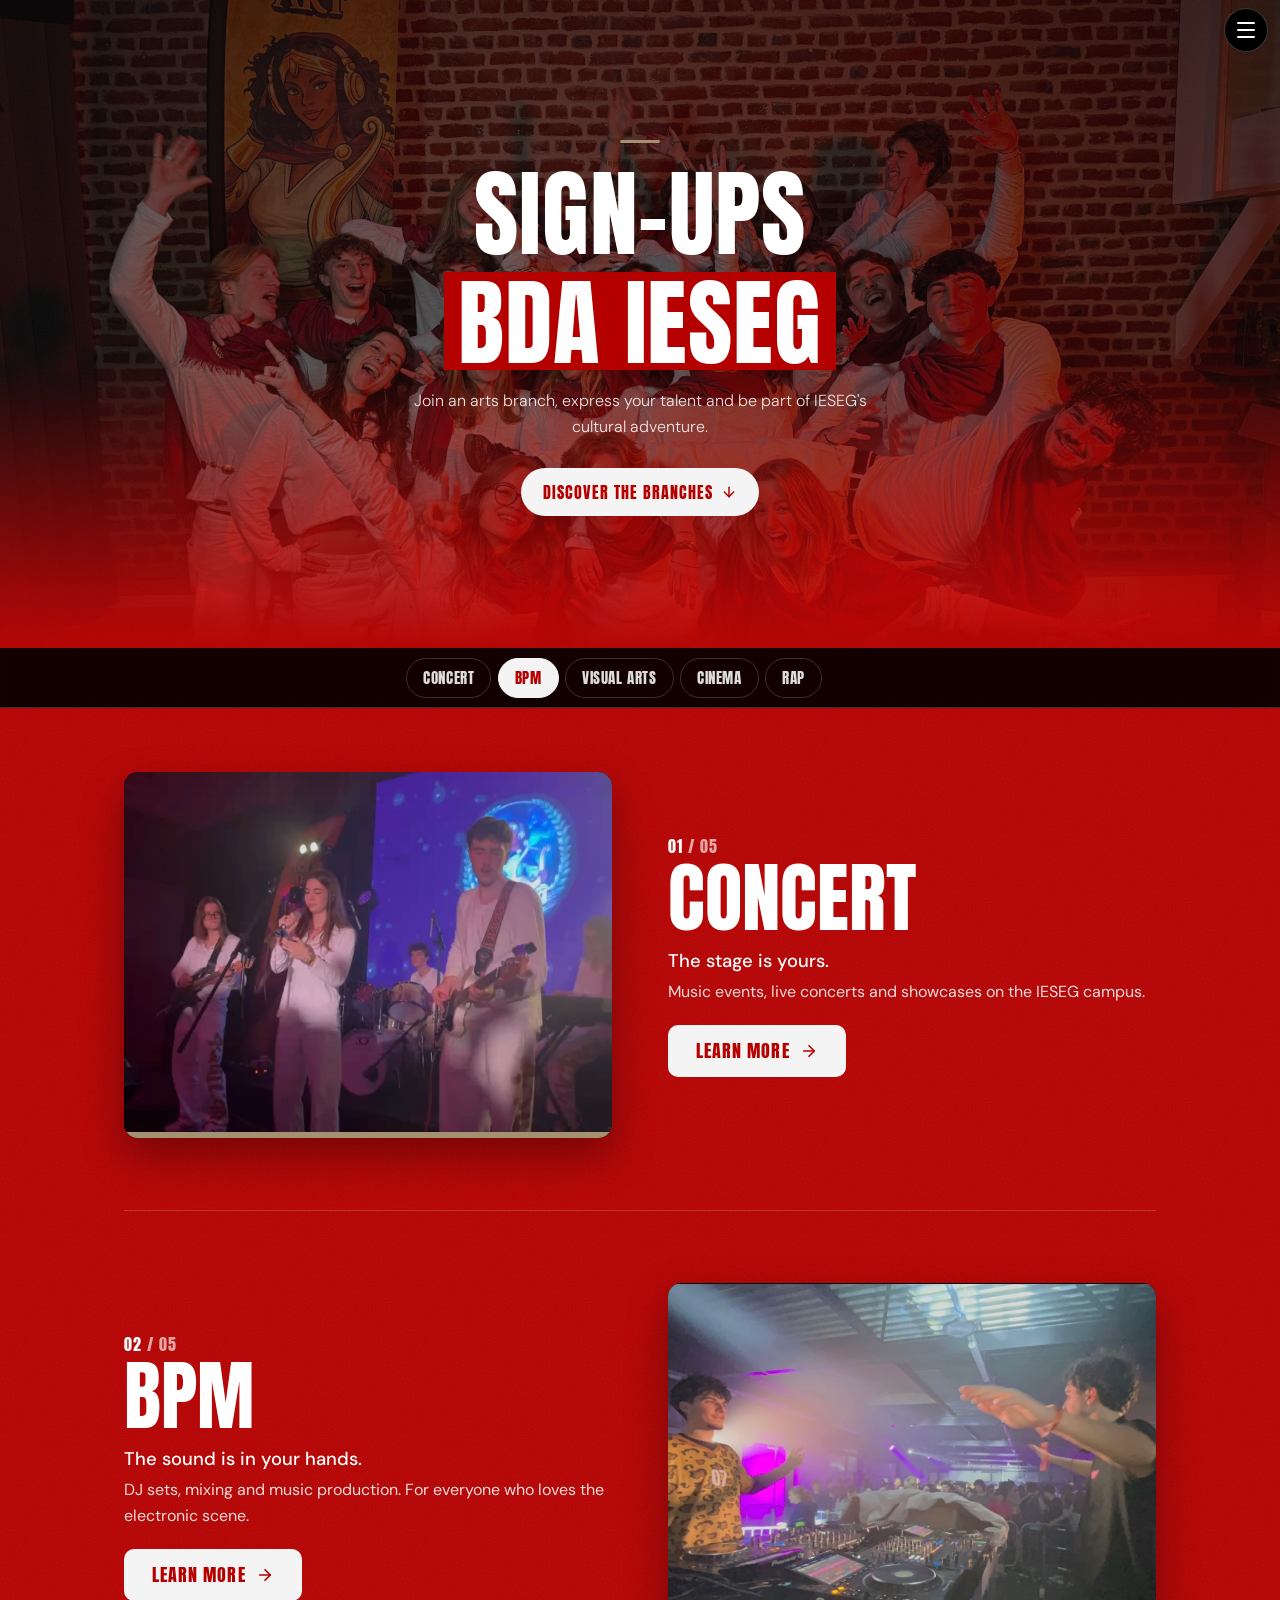
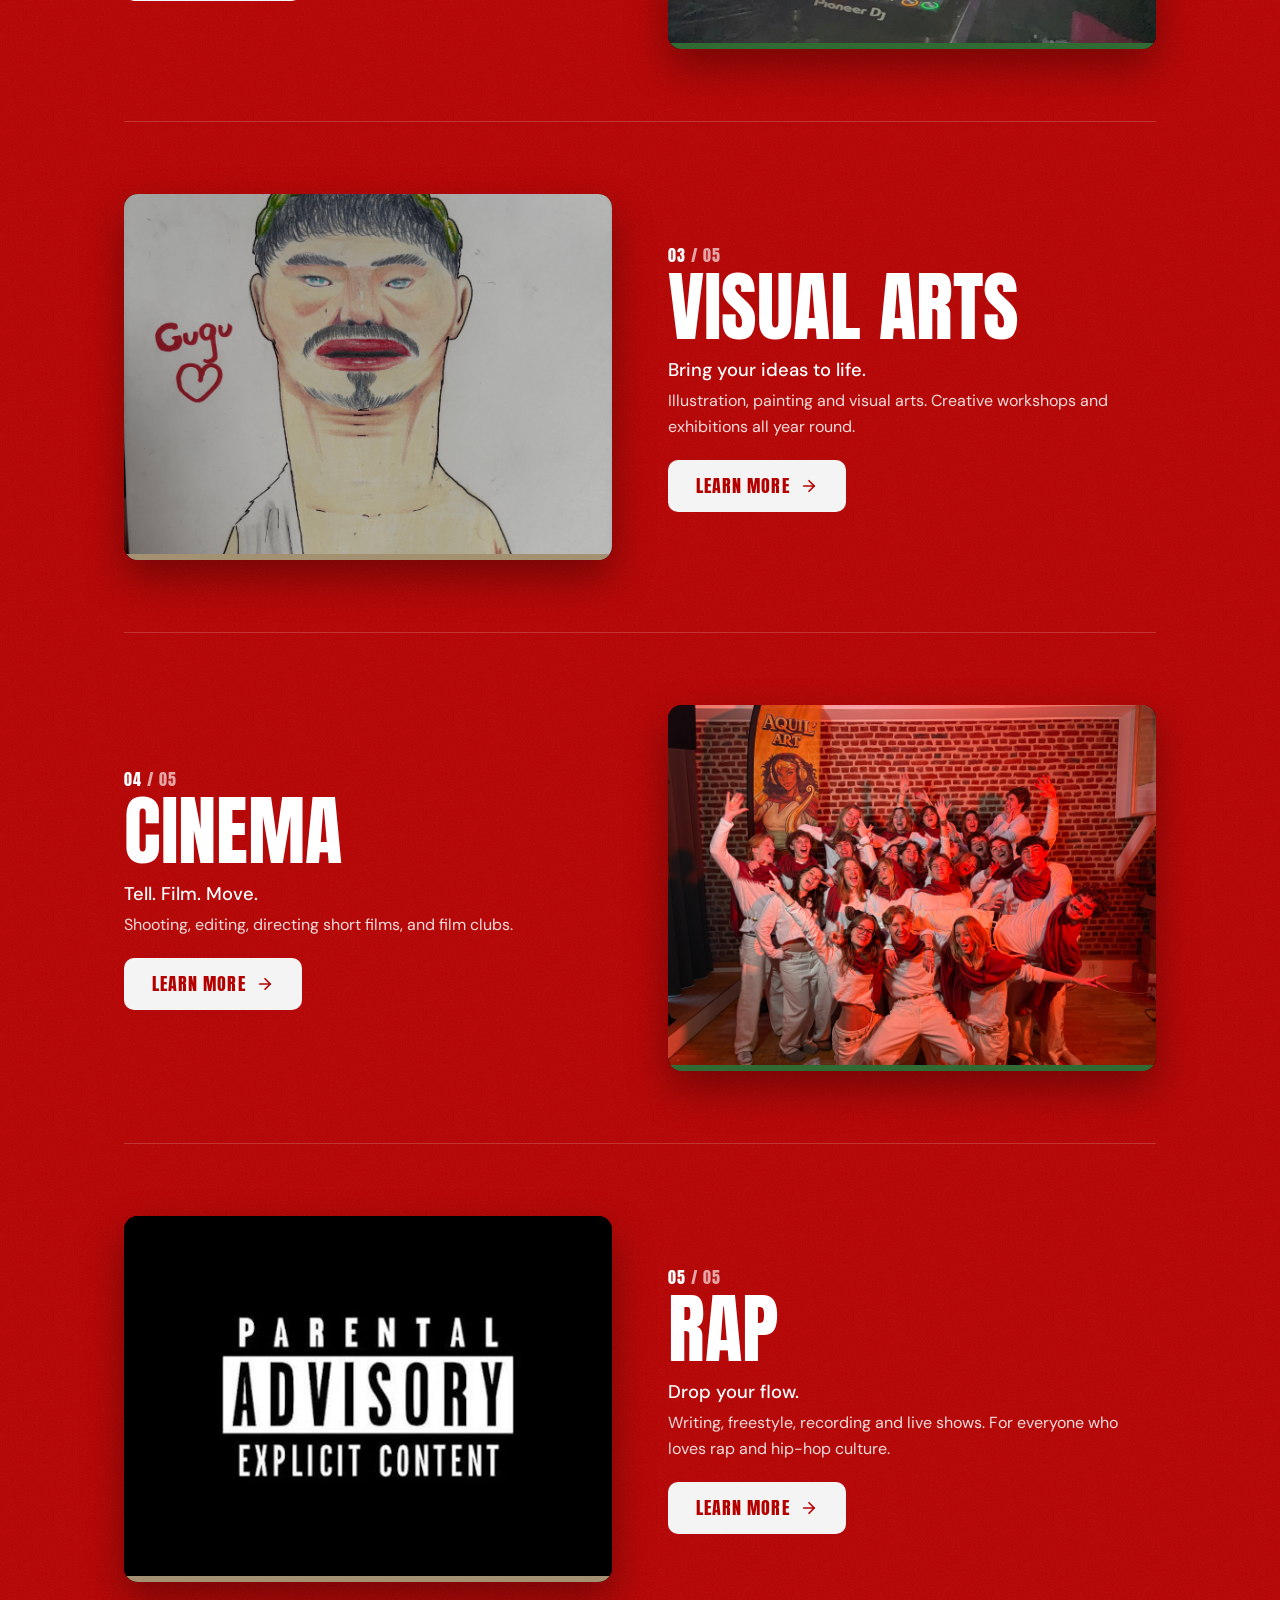
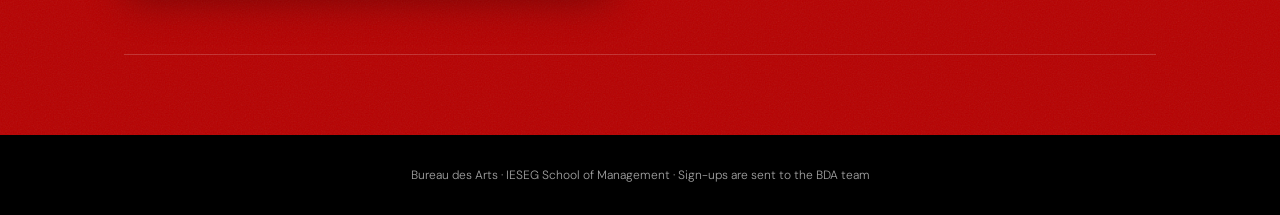
<file: index.html>
<!DOCTYPE html>
<html lang="fr" data-i18n-title="title_home">
<head>
  <meta charset="UTF-8">
  <meta name="viewport" content="width=device-width, initial-scale=1.0, viewport-fit=cover">
  <meta name="theme-color" content="#b50000">
  <title>BDA IESEG — Inscriptions</title>
  <link rel="preconnect" href="https://fonts.googleapis.com">
  <link rel="preconnect" href="https://fonts.gstatic.com" crossorigin>
  <link href="https://fonts.googleapis.com/css2?family=Anton&family=DM+Sans:ital,wght@0,300;0,400;0,500;0,700;1,300&display=swap" rel="stylesheet">
  <link rel="stylesheet" href="style.css">
</head>
<body>

<header>
  <div class="header-bg"></div>
  <div class="header-overlay"></div>
  <div class="header-noise"></div>
  <div class="header-line"></div>
  <h1 data-i18n-html="hero_title">Inscriptions<br><em>BDA IESEG</em></h1>
  <p data-i18n="hero_text">Rejoins une branche artistique, exprime ton talent et fais partie de l'aventure culturelle de l'IESEG.</p>
  <a href="#branches" class="header-cta">
    <span data-i18n="hero_cta">Découvrir les branches</span>
    <svg viewBox="0 0 24 24"><line x1="12" y1="5" x2="12" y2="19"/><polyline points="19 12 12 19 5 12"/></svg>
  </a>
</header>

<!-- Menu collant : une ancre par section -->
<nav class="section-nav" id="section-nav" aria-label="Branches"></nav>

<main id="branches">
  <div class="branch-sections" id="branch-sections"></div>

</main>

<footer data-i18n="footer">Bureau des Arts · IESEG School of Management · Les inscriptions sont transmises à l'équipe BDA</footer>

<script src="branches-data.js"></script>
<script src="i18n.js"></script>
<script src="nav.js"></script>
<script src="main.js"></script>
</body>
</html>
</file>
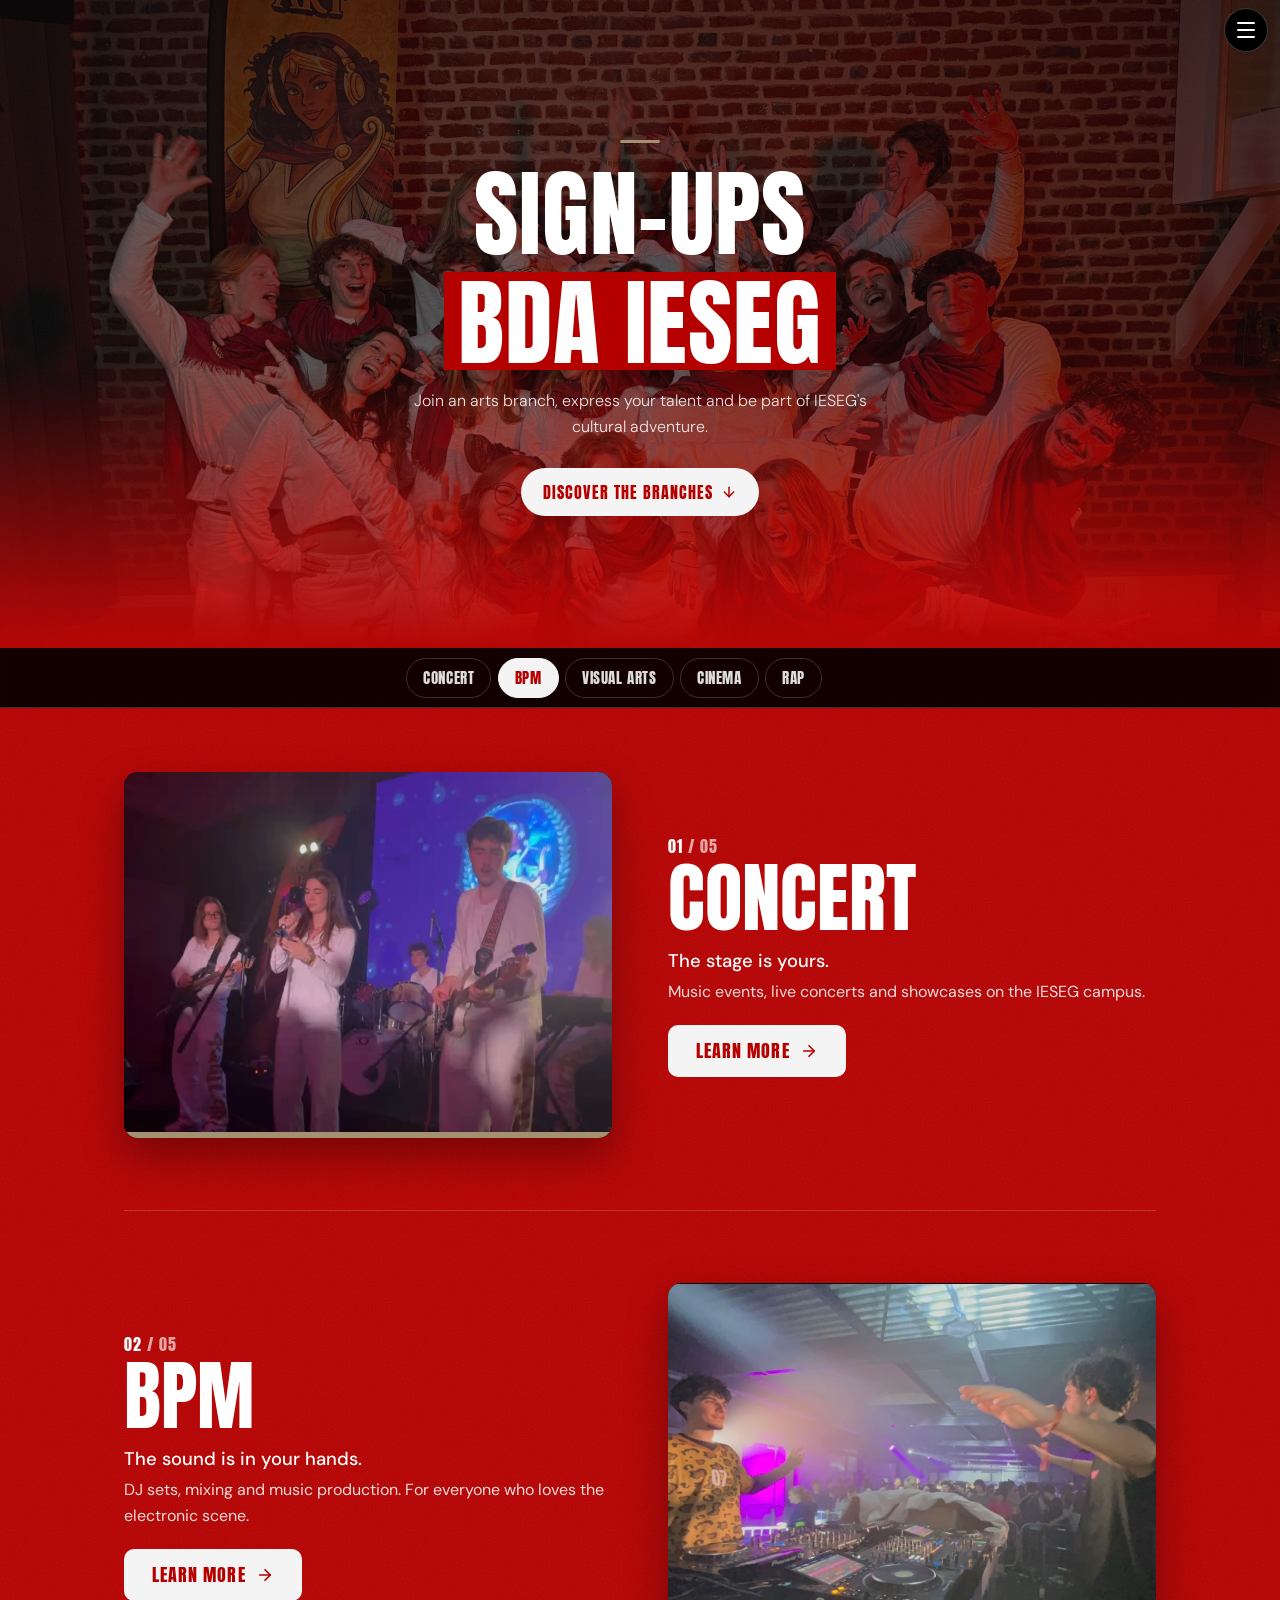
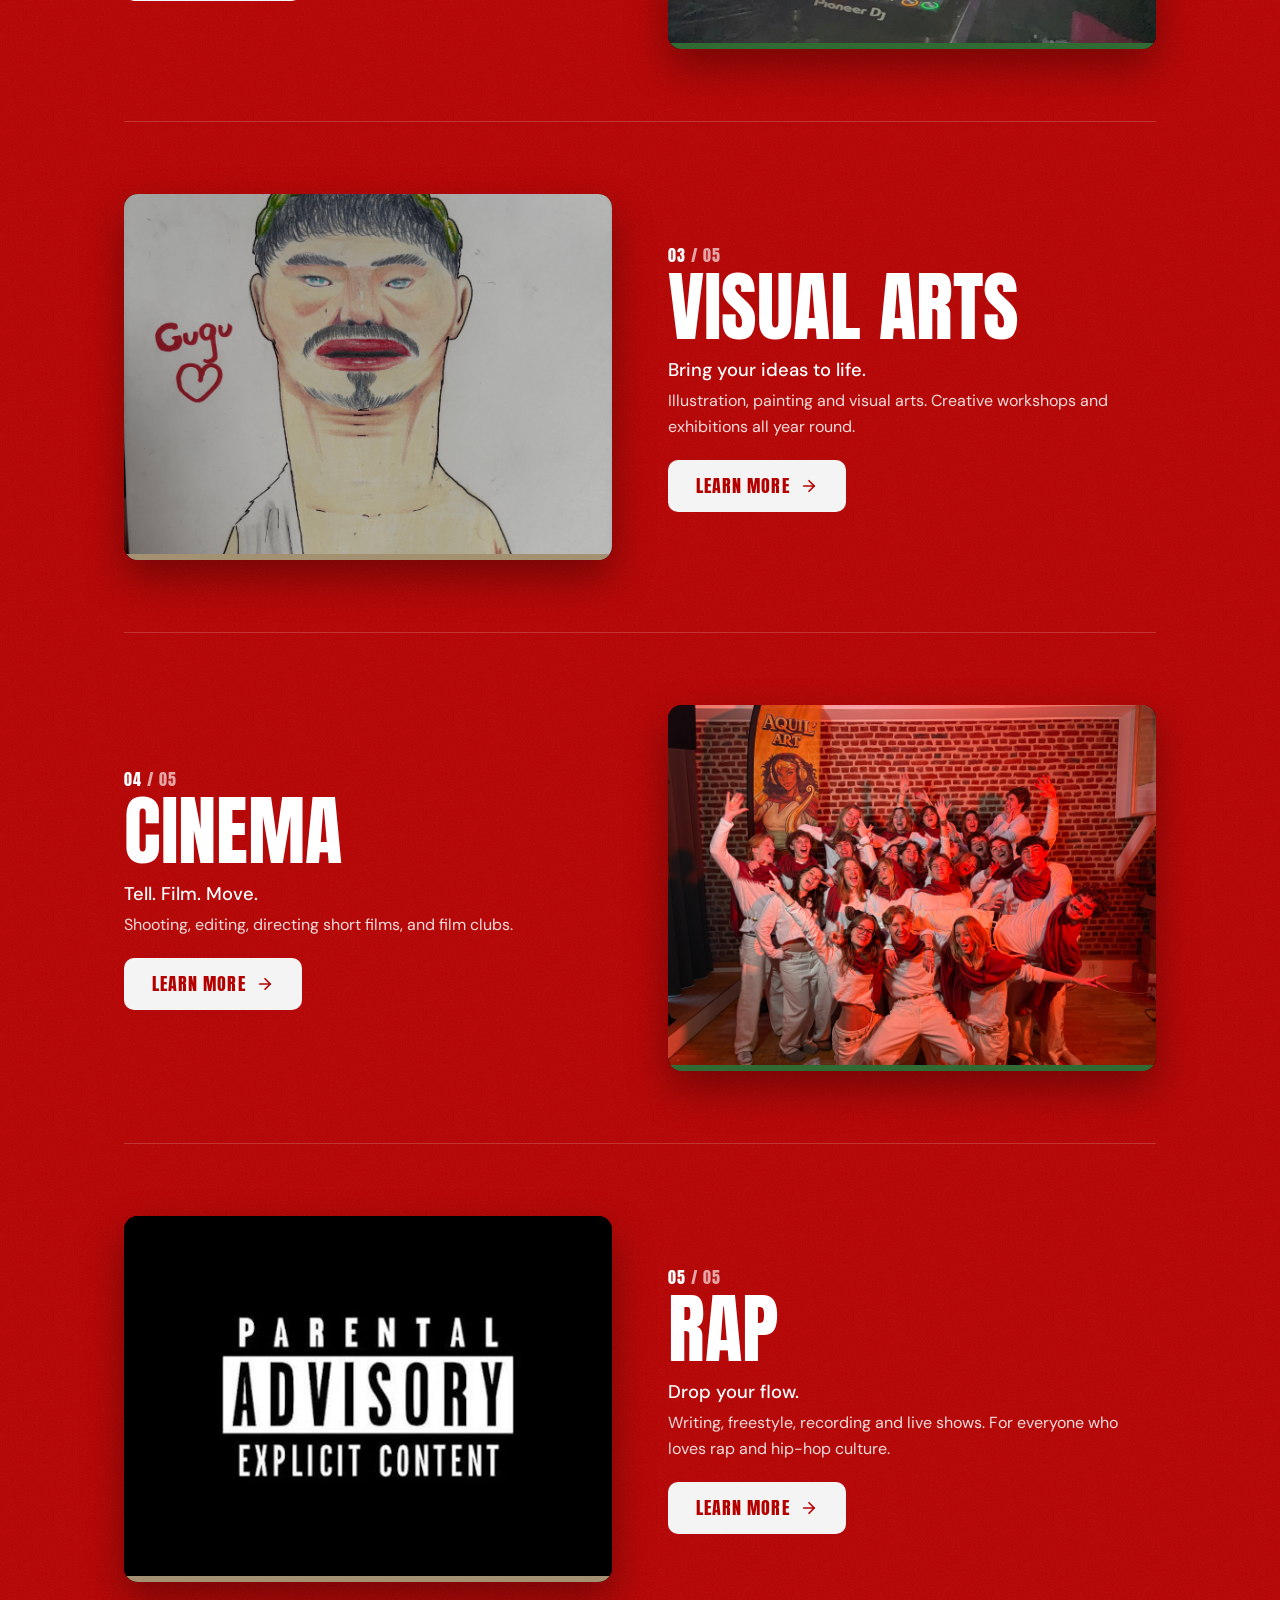
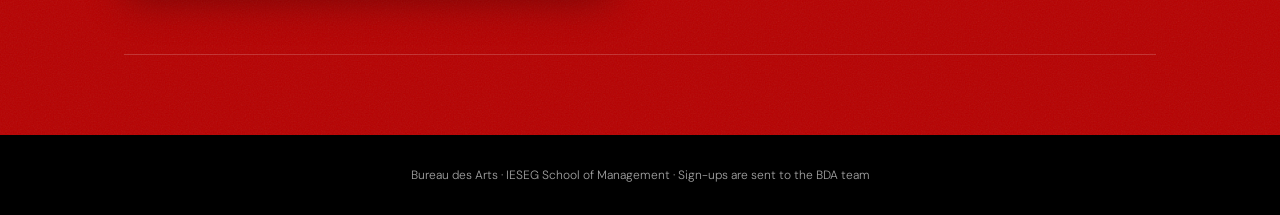
<file: branche.html>
<!DOCTYPE html>
<html lang="fr">
<head>
  <meta charset="UTF-8">
  <meta name="viewport" content="width=device-width, initial-scale=1.0, viewport-fit=cover">
  <meta name="theme-color" content="#b50000">
  <title>BDA IESEG — Branche</title>
  <link rel="preconnect" href="https://fonts.googleapis.com">
  <link rel="preconnect" href="https://fonts.gstatic.com" crossorigin>
  <link href="https://fonts.googleapis.com/css2?family=Anton&family=DM+Sans:ital,wght@0,300;0,400;0,500;0,700;1,300&display=swap" rel="stylesheet">
  <link rel="stylesheet" href="style.css">
  <link rel="stylesheet" href="branche.css">
</head>
<body>

<!-- NAV -->
<nav class="topnav">
  <a href="index.html" class="back-link" id="back-link">
    <svg viewBox="0 0 24 24"><line x1="19" y1="12" x2="5" y2="12"/><polyline points="12 19 5 12 12 5"/></svg>
    <span data-i18n="all_branches">Toutes les branches</span>
  </a>
  <span class="nav-brand">BDA IESEG</span>
</nav>

<!-- HERO BRANCHE -->
<div class="branch-hero" id="branch-hero">
  <div class="branch-hero-img-wrap">
    <img id="hero-img" src="" alt="">
    <div class="branch-hero-overlay"></div>
  </div>
  <div class="branch-hero-content">
    <div class="branch-tag" id="branch-tag"></div>
    <h1 id="branch-title"></h1>
    <p class="branch-tagline" id="branch-tagline"></p>
    <div class="branch-collab-hero" id="branch-collab-hero"></div>
  </div>
</div>

<!-- CONTENU -->
<main class="branch-main">

  <!-- Description -->
  <section class="branch-section">
    <div class="branch-section-label" id="section-label-desc" data-i18n="about">À propos</div>
    <div class="branch-description" id="branch-description"></div>
  </section>

  <!-- Ce qu'on fait -->
  <section class="branch-section">
    <div class="branch-section-label" data-i18n="what_we_do">Ce qu'on fait</div>
    <div class="branch-activities" id="branch-activities"></div>
  </section>

  <!-- Formulaire -->
  <section class="branch-section form-section" id="inscription">
    <div class="branch-section-label" data-i18n="signup">Inscription</div>
    <div class="form-card">
      <div class="form-card-header">
        <h2 class="form-card-title" data-i18n-html="form_title">Rejoindre la <span id="form-branch-name"></span></h2>
        <p class="form-card-sub" data-i18n="form_sub">Remplis ce formulaire et l'équipe BDA te contactera sur Messenger.</p>
      </div>

      <div id="form-screen">
        <div class="form-row">
          <div class="form-group">
            <label for="f-prenom">
              <svg viewBox="0 0 24 24"><path d="M20 21v-2a4 4 0 00-4-4H8a4 4 0 00-4 4v2"/><circle cx="12" cy="7" r="4"/></svg>
              <span data-i18n="first_name">Prénom</span>
            </label>
            <input type="text" id="f-prenom" placeholder="Ton prénom" data-i18n-placeholder="ph_first_name" autocomplete="given-name" autocapitalize="words" enterkeyhint="next">
            <div class="form-error">
              <svg viewBox="0 0 24 24"><circle cx="12" cy="12" r="10"/><line x1="12" y1="8" x2="12" y2="12"/><line x1="12" y1="16" x2="12.01" y2="16"/></svg>
              <span data-i18n="required">Ce champ est requis</span>
            </div>
          </div>
          <div class="form-group">
            <label for="f-nom">
              <svg viewBox="0 0 24 24"><path d="M20 21v-2a4 4 0 00-4-4H8a4 4 0 00-4 4v2"/><circle cx="12" cy="7" r="4"/></svg>
              <span data-i18n="last_name">Nom</span>
            </label>
            <input type="text" id="f-nom" placeholder="Ton nom de famille" data-i18n-placeholder="ph_last_name" autocomplete="family-name" autocapitalize="words" enterkeyhint="next">
            <div class="form-error">
              <svg viewBox="0 0 24 24"><circle cx="12" cy="12" r="10"/><line x1="12" y1="8" x2="12" y2="12"/><line x1="12" y1="16" x2="12.01" y2="16"/></svg>
              <span data-i18n="required">Ce champ est requis</span>
            </div>
          </div>
        </div>

        <div class="form-row">
          <div class="form-group">
            <label for="f-messenger">
              <svg viewBox="0 0 24 24"><path d="M21 15a2 2 0 01-2 2H7l-4 4V5a2 2 0 012-2h14a2 2 0 012 2z"/></svg>
              <span data-i18n="messenger">Nom Messenger</span>
            </label>
            <input type="text" id="f-messenger" placeholder="Ton nom sur Messenger" data-i18n-placeholder="ph_messenger" autocapitalize="words" autocorrect="off" spellcheck="false" enterkeyhint="next">
            <div class="form-error">
              <svg viewBox="0 0 24 24"><circle cx="12" cy="12" r="10"/><line x1="12" y1="8" x2="12" y2="12"/><line x1="12" y1="16" x2="12.01" y2="16"/></svg>
              <span data-i18n="required">Ce champ est requis</span>
            </div>
          </div>
          <div class="form-group">
            <label for="f-student-id">
              <svg viewBox="0 0 24 24"><rect x="2" y="5" width="20" height="14" rx="2"/><circle cx="8" cy="12" r="2"/><line x1="13" y1="10" x2="18" y2="10"/><line x1="13" y1="14" x2="16" y2="14"/></svg>
              <span data-i18n="student_id">Numéro étudiant</span>
            </label>
            <input type="text" id="f-student-id" placeholder="Ex. 123456" data-i18n-placeholder="ph_student_id" inputmode="numeric" autocomplete="off" autocorrect="off" spellcheck="false" enterkeyhint="next">
            <div class="form-error">
              <svg viewBox="0 0 24 24"><circle cx="12" cy="12" r="10"/><line x1="12" y1="8" x2="12" y2="12"/><line x1="12" y1="16" x2="12.01" y2="16"/></svg>
              <span data-i18n="student_id_invalid">Numéro étudiant requis (chiffres uniquement)</span>
            </div>
          </div>
        </div>

        <div class="form-row">
          <div class="form-group form-group-full">
            <label for="f-email">
              <svg viewBox="0 0 24 24"><path d="M4 4h16c1.1 0 2 .9 2 2v12c0 1.1-.9 2-2 2H4c-1.1 0-2-.9-2-2V6c0-1.1.9-2 2-2z"/><polyline points="22,6 12,13 2,6"/></svg>
              <span data-i18n="email">Email IESEG</span>
            </label>
            <input type="email" id="f-email" placeholder="prenom.nom@ieseg.fr" data-i18n-placeholder="ph_email" autocomplete="email" inputmode="email" autocapitalize="off" autocorrect="off" spellcheck="false" enterkeyhint="next">
            <div class="form-error" id="email-error">
              <svg viewBox="0 0 24 24"><circle cx="12" cy="12" r="10"/><line x1="12" y1="8" x2="12" y2="12"/><line x1="12" y1="16" x2="12.01" y2="16"/></svg>
              <span data-i18n="email_required">Adresse @ieseg.fr requise</span>
            </div>
          </div>
        </div>

        <div class="form-group">
          <label for="f-profile">
            <svg viewBox="0 0 24 24"><path d="M12 20h9"/><path d="M16.5 3.5a2.121 2.121 0 013 3L7 19l-4 1 1-4L16.5 3.5z"/></svg>
            <span data-i18n="profile">Parle-nous de toi</span>
            <span class="form-optional" data-i18n="optional">(facultatif)</span>
          </label>
          <p class="form-hint" id="profile-hint" data-i18n="profile_hint">Ton profil, ce qui t'attire dans la branche, ton expérience… Aucune expérience n'est requise : les débutant·e·s sont les bienvenu·e·s, on est là pour apprendre ensemble !</p>
          <textarea id="f-profile" rows="4" maxlength="1000" aria-describedby="profile-hint" placeholder="Ex. : « Je n'ai jamais essayé mais j'ai trop envie d'apprendre » ou « Je joue de la guitare depuis 5 ans »" autocapitalize="sentences"></textarea>
          <div class="form-counter"><span id="profile-count">0</span> / 1000</div>
        </div>

        <div class="error-banner" id="error-banner">
          <svg viewBox="0 0 24 24"><circle cx="12" cy="12" r="10"/><line x1="12" y1="8" x2="12" y2="12"/><line x1="12" y1="16" x2="12.01" y2="16"/></svg>
          <span id="error-banner-text" data-i18n="err_generic">Une erreur est survenue. Réessaie dans quelques instants.</span>
        </div>

        <button class="btn-submit" id="btn-submit">
          <span id="btn-text" data-i18n="submit">S'inscrire à la branche</span>
          <div class="spinner" id="spinner"></div>
          <svg id="btn-icon" viewBox="0 0 24 24"><line x1="5" y1="12" x2="19" y2="12"/><polyline points="12 5 19 12 12 19"/></svg>
        </button>
      </div>

      <div class="success-screen" id="success-screen">
        <div class="success-icon">
          <svg viewBox="0 0 24 24"><polyline points="20 6 9 17 4 12"/></svg>
        </div>
        <h3 data-i18n="success_title">Inscription confirmée !</h3>
        <p data-i18n-html="success_text">Tu es bien inscrit·e à la <strong id="success-branch"></strong>.<br>L'équipe BDA te contactera bientôt sur Messenger.</p>
        <a href="index.html#branches" class="btn-back-home" data-i18n="see_others">Voir les autres branches</a>
      </div>
    </div>
  </section>

</main>

<!-- Bouton d'inscription collant (mobile) -->
<a href="#inscription" class="sticky-cta" id="sticky-cta" data-i18n="submit">S'inscrire à la branche</a>

<footer data-i18n="footer">Bureau des Arts · IESEG School of Management · Les inscriptions sont transmises à l'équipe BDA</footer>

<script src="branches-data.js"></script>
<script src="i18n.js"></script>
<script src="nav.js"></script>
<script src="branche.js"></script>
</body>
</html>
</file>
<file: style.css>
*, *::before, *::after {
  box-sizing: border-box;
  margin: 0;
  padding: 0;
}

:root {
  /* Charte graphique AQL */
  --rouge:   #b50000;
  --noir:    #000000;
  --blanc:   #f4f4f4;
  --bronze:  #a39171;
  --vert:    #306b34;

  /* Thème : fond rouge, texte blanc, blocs noirs */
  --ink:     #ffffff;
  --ink2:    rgba(255, 255, 255, 0.86);
  --ink3:    rgba(255, 255, 255, 0.64);
  --bg:      var(--rouge);
  --surface: #0a0a0a;
  --border:  rgba(255, 255, 255, 0.18);
  --radius:  12px;
}

html {
  background: var(--rouge);
  scroll-behavior: smooth;
  -webkit-text-size-adjust: 100%;
  text-size-adjust: 100%;
}

a, button { -webkit-tap-highlight-color: transparent; }

body {
  font-family: 'DM Sans', sans-serif;
  background: var(--bg) url("data:image/svg+xml,%3Csvg viewBox='0 0 200 200' xmlns='http://www.w3.org/2000/svg'%3E%3Cfilter id='n'%3E%3CfeTurbulence type='fractalNoise' baseFrequency='0.75' numOctaves='4' stitchTiles='stitch'/%3E%3C/filter%3E%3Crect width='100%25' height='100%25' filter='url(%23n)' opacity='0.09'/%3E%3C/svg%3E") repeat;
  background-size: 200px;
  color: var(--ink);
  min-height: 100vh;
}

/* ── HEADER ── */
header {
  background: #0e0e0e;
  color: #fff;
  padding: 3.5rem 1rem 3rem;
  min-height: 72vh;
  min-height: 72svh;
  display: flex;
  flex-direction: column;
  align-items: center;
  justify-content: center;
  text-align: center;
  position: relative;
  overflow: hidden;
}

.header-bg {
  position: absolute;
  inset: 0;
  background-image: url('hero.jpeg');
  background-size: cover;
  background-position: center 30%;
  pointer-events: none;
}

.header-overlay {
  position: absolute;
  inset: 0;
  background: linear-gradient(to bottom, rgba(0,0,0,0.7) 0%, rgba(0,0,0,0.55) 55%, rgba(181,0,0,0.85) 92%, #b50000 100%);
  pointer-events: none;
}

.header-noise {
  position: absolute;
  inset: 0;
  background-image: url("data:image/svg+xml,%3Csvg viewBox='0 0 200 200' xmlns='http://www.w3.org/2000/svg'%3E%3Cfilter id='n'%3E%3CfeTurbulence type='fractalNoise' baseFrequency='0.75' numOctaves='4' stitchTiles='stitch'/%3E%3C/filter%3E%3Crect width='100%25' height='100%25' filter='url(%23n)' opacity='0.06'/%3E%3C/svg%3E");
  background-size: 200px;
  pointer-events: none;
}

.header-line {
  width: 40px;
  height: 3px;
  background: var(--bronze);
  margin: 0 auto 1.5rem;
  border-radius: 2px;
  position: relative;
  z-index: 1;
}

header h1 {
  font-family: 'Anton', sans-serif;
  text-transform: uppercase;
  font-size: clamp(3rem, 15vw, 6rem);
  font-weight: 400;
  line-height: 0.98;
  letter-spacing: 0.01em;
  margin-bottom: 1.1rem;
  position: relative;
  z-index: 1;
}

header h1 em {
  font-style: normal;
  color: #fff;
  background: var(--rouge);
  display: inline-block;
  margin-top: 0.12em;
  padding: 0.04em 0.14em 0;
  white-space: nowrap;
}

header p {
  font-size: 0.95rem;
  color: rgba(255, 255, 255, 0.88);
  max-width: 460px;
  margin: 0 auto;
  font-weight: 300;
  position: relative;
  z-index: 1;
  line-height: 1.65;
}

.header-cta {
  position: relative;
  z-index: 1;
  display: inline-flex;
  align-items: center;
  gap: 8px;
  min-height: 48px;
  margin-top: 1.75rem;
  padding: 0 1.4rem;
  font-family: 'Anton', sans-serif;
  text-transform: uppercase;
  font-weight: 400;
  font-size: 1rem;
  letter-spacing: 0.06em;
  color: #fff;
  text-decoration: none;
  border: none;
  border-radius: 100px;
  background: var(--blanc);
  color: var(--rouge);
}

.header-cta svg {
  width: 16px;
  height: 16px;
  fill: none;
  stroke: currentColor;
  stroke-width: 2.25;
  stroke-linecap: round;
  stroke-linejoin: round;
}

/* ── MAIN ── */
main {
  max-width: 1080px;
  margin: 0 auto;
  padding: 1.5rem 1rem 3.5rem;
}

.section-label {
  font-family: 'Anton', sans-serif;
  font-size: 10.5px;
  font-weight: 400;
  letter-spacing: 0.18em;
  text-transform: uppercase;
  color: var(--ink3);
  margin-bottom: 1.25rem;
  display: flex;
  align-items: center;
  gap: 10px;
}

.section-label::after {
  content: '';
  flex: 1;
  height: 1px;
  background: var(--border);
}

/* ── MENU COLLANT ── */
.section-nav {
  position: sticky;
  top: 0;
  z-index: 50;
  display: flex;
  gap: 0.4rem;
  overflow-x: auto;
  scrollbar-width: none;
  padding: 0.6rem calc(1rem + 52px) 0.6rem 1rem; /* place pour le burger */
  background: rgba(0, 0, 0, 0.9);
  backdrop-filter: blur(10px);
  -webkit-backdrop-filter: blur(10px);
  border-bottom: 1px solid var(--border);
}

.section-nav::-webkit-scrollbar { display: none; }

.section-nav a {
  flex-shrink: 0;
  display: flex;
  align-items: center;
  min-height: 40px;
  padding: 0 1rem;
  font-family: 'Anton', sans-serif;
  text-transform: uppercase;
  font-weight: 400;
  font-size: 0.95rem;
  letter-spacing: 0.04em;
  color: var(--ink2);
  text-decoration: none;
  background: transparent;
  border: 1px solid var(--border);
  border-radius: 100px;
  transition: background 0.2s, color 0.2s, border-color 0.2s;
}

.section-nav a.active {
  background: var(--blanc);
  border-color: var(--blanc);
  color: var(--rouge);
}

/* ── SECTIONS BRANCHES ── */
.branch-panel {
  display: grid;
  gap: 1.25rem;
  padding: 2.5rem 0;
  border-bottom: 1px solid var(--border);
  scroll-margin-top: 60px; /* hauteur du menu collant */
}

.branch-panel:first-child { padding-top: 0.5rem; }

.panel-media {
  position: relative;
  aspect-ratio: 4 / 3;
  border-radius: 14px;
  overflow: hidden;
  background: var(--noir);
  box-shadow: 0 18px 40px rgba(0, 0, 0, 0.35);
}

.panel-media::after {
  content: '';
  position: absolute;
  left: 0;
  right: 0;
  bottom: 0;
  height: 6px;
  background: var(--c);
}

.panel-media img {
  width: 100%;
  height: 100%;
  object-fit: cover;
  display: block;
  transition: transform 0.5s ease;
}

.panel-num {
  font-family: 'Anton', sans-serif;
  text-transform: uppercase;
  font-weight: 400;
  font-size: 1rem;
  letter-spacing: 0.06em;
  color: var(--ink);
  margin-bottom: 0.25rem;
}

.panel-num span { color: var(--ink3); }

.panel-name {
  font-family: 'Anton', sans-serif;
  text-transform: uppercase;
  font-weight: 400;
  font-size: clamp(3rem, 15vw, 5.5rem);
  line-height: 0.95;
  color: var(--ink);
  margin-bottom: 0.9rem;
}

.panel-tagline {
  font-size: 1.15rem;
  font-weight: 500;
  color: var(--ink);
  margin-bottom: 0.4rem;
}

.panel-desc {
  font-size: 1rem;
  line-height: 1.6;
  color: var(--ink2);
  margin-bottom: 1.25rem;
}

.panel-collab {
  display: inline-block;
  font-size: 12px;
  font-weight: 500;
  color: var(--ink);
  background: var(--noir);
  border: 1px solid var(--border);
  padding: 4px 10px;
  border-radius: 100px;
  margin: -0.5rem 0 1.25rem;
}

.panel-btn {
  display: flex;
  align-items: center;
  justify-content: center;
  gap: 10px;
  min-height: 52px;
  padding: 0 1.75rem;
  border-radius: 10px;
  background: var(--blanc);
  color: var(--rouge);
  font-family: 'Anton', sans-serif;
  text-transform: uppercase;
  font-weight: 400;
  font-size: 1.1rem;
  letter-spacing: 0.06em;
  text-decoration: none;
  transition: filter 0.15s, transform 0.1s;
}

.panel-btn:active { transform: scale(0.98); }

.panel-btn svg {
  width: 18px;
  height: 18px;
  fill: none;
  stroke: currentColor;
  stroke-width: 2.25;
  stroke-linecap: round;
  stroke-linejoin: round;
  transition: transform 0.15s;
}

/* ── MODAL ── */
.modal-overlay {
  display: none;
  position: fixed;
  inset: 0;
  background: rgba(8, 8, 12, 0.6);
  z-index: 900;
  align-items: center;
  justify-content: center;
  padding: 1rem;
}

.modal-overlay.active {
  display: flex;
}

.modal {
  background: var(--surface);
  border-radius: 18px;
  width: 100%;
  max-width: 460px;
  padding: 2.25rem 2.25rem 2rem;
  position: relative;
  animation: modalIn 0.22s ease;
  max-height: 90vh;
  overflow-y: auto;
}

@keyframes modalIn {
  from { opacity: 0; transform: scale(0.96) translateY(12px); }
  to   { opacity: 1; transform: scale(1) translateY(0); }
}

.modal-close {
  position: absolute;
  top: 1.25rem;
  right: 1.25rem;
  background: var(--bg);
  border: 1px solid var(--border);
  width: 34px;
  height: 34px;
  border-radius: 50%;
  cursor: pointer;
  display: flex;
  align-items: center;
  justify-content: center;
  transition: background 0.15s;
}

.modal-close:hover { background: var(--border); }

.modal-close svg {
  width: 14px;
  height: 14px;
  fill: none;
  stroke: var(--ink2);
  stroke-width: 2.5;
  stroke-linecap: round;
}

.modal-header {
  margin-bottom: 1.75rem;
  padding-right: 2rem;
}

.modal-tag {
  display: inline-flex;
  align-items: center;
  gap: 6px;
  font-size: 11px;
  font-weight: 400;
  font-family: 'Anton', sans-serif;
  letter-spacing: 0.1em;
  text-transform: uppercase;
  padding: 4px 11px;
  border-radius: 100px;
  margin-bottom: 0.85rem;
}

.modal-tag svg {
  width: 12px;
  height: 12px;
  fill: none;
  stroke-width: 2;
  stroke-linecap: round;
  stroke-linejoin: round;
}

.modal h2 {
  font-family: 'Anton', sans-serif;
  text-transform: uppercase;
  font-size: 1.4rem;
  font-weight: 400;
  letter-spacing: 0.01em;
  margin-bottom: 0.3rem;
}

.modal-subtitle {
  font-size: 0.875rem;
  color: var(--ink3);
  font-weight: 300;
}

/* ── FORM ── */
.form-group {
  margin-bottom: 1rem;
}

.form-group label {
  display: flex;
  align-items: center;
  gap: 5px;
  font-size: 11.5px;
  font-weight: 400;
  font-family: 'Anton', sans-serif;
  letter-spacing: 0.07em;
  text-transform: uppercase;
  color: var(--ink2);
  margin-bottom: 0.45rem;
}

.form-group label svg {
  width: 13px;
  height: 13px;
  fill: none;
  stroke: var(--ink3);
  stroke-width: 2;
  stroke-linecap: round;
  stroke-linejoin: round;
}

.form-group input,
.form-group textarea {
  width: 100%;
  padding: 0.8rem 1rem;
  min-height: 48px;
  border: 1.5px solid var(--border);
  border-radius: 9px;
  font-family: 'DM Sans', sans-serif;
  font-size: 16px;
  color: #0a0a0a;
  background: var(--blanc);
  outline: none;
  transition: border-color 0.15s, box-shadow 0.15s, background 0.15s;
}

.form-group input::placeholder,
.form-group textarea::placeholder { color: #7a7a7a; }

.form-group textarea {
  display: block;
  min-height: 130px;
  line-height: 1.5;
  resize: vertical;
}

.form-optional {
  font-family: 'DM Sans', sans-serif;
  text-transform: none;
  letter-spacing: 0;
  font-size: 12px;
  font-weight: 400;
  color: var(--ink3);
}

.form-hint {
  font-size: 0.85rem;
  line-height: 1.5;
  color: var(--ink2);
  margin-bottom: 0.6rem;
}

.form-counter {
  text-align: right;
  font-size: 11px;
  color: var(--ink3);
  margin-top: 4px;
}

.form-group input:focus,
.form-group textarea:focus {
  border-color: var(--focus-color, var(--bronze));
  background: #fff;
  box-shadow: 0 0 0 3px color-mix(in srgb, var(--focus-color, var(--bronze)) 45%, transparent);
}

.form-group input.error {
  border-color: #d94f4f;
  background: #fff8f8;
}

.form-error {
  display: none;
  font-size: 12px;
  color: #ff8a8a;
  margin-top: 5px;
  align-items: center;
  gap: 4px;
}

.form-group input.error + .form-error {
  display: flex;
}

.form-error svg {
  width: 12px;
  height: 12px;
  fill: none;
  stroke: #ff8a8a;
  stroke-width: 2;
  stroke-linecap: round;
  flex-shrink: 0;
}

.btn-submit {
  width: 100%;
  padding: 0.9rem;
  min-height: 52px;
  background: var(--blanc);
  color: var(--rouge);
  border: none;
  border-radius: 9px;
  font-family: 'Anton', sans-serif;
  text-transform: uppercase;
  font-size: 0.95rem;
  font-weight: 400;
  cursor: pointer;
  margin-top: 0.75rem;
  letter-spacing: 0.03em;
  transition: filter 0.15s, transform 0.1s;
  display: flex;
  align-items: center;
  justify-content: center;
  gap: 8px;
}

.btn-submit svg {
  width: 16px;
  height: 16px;
  fill: none;
  stroke: currentColor;
  stroke-width: 2;
  stroke-linecap: round;
  stroke-linejoin: round;
}

@media (hover: hover) {
  .btn-submit:hover { filter: brightness(1.1); }
}
.btn-submit:active { transform: scale(0.98); }
.btn-submit:disabled { opacity: 0.55; cursor: not-allowed; filter: none; }

/* Spinner */
.spinner {
  width: 16px;
  height: 16px;
  border: 2px solid rgba(181, 0, 0, 0.3);
  border-top-color: var(--rouge);
  border-radius: 50%;
  animation: spin 0.7s linear infinite;
  display: none;
}

@keyframes spin { to { transform: rotate(360deg); } }

/* ── SUCCESS ── */
.success-screen {
  display: none;
  text-align: center;
  padding: 0.75rem 0 0.25rem;
}

.success-screen.active { display: block; }

/* Les éléments apparaissent l'un après l'autre */
.success-screen.active > * {
  animation: riseIn 0.45s cubic-bezier(0.2, 0.8, 0.2, 1) both;
}
.success-screen.active > :nth-child(2) { animation-delay: 0.45s; }
.success-screen.active > :nth-child(3) { animation-delay: 0.55s; }
.success-screen.active > :nth-child(4) { animation-delay: 0.65s; }

.success-icon {
  position: relative;
  width: 76px;
  height: 76px;
  border-radius: 50%;
  background: var(--vert);
  display: flex;
  align-items: center;
  justify-content: center;
  margin: 0 auto 1.4rem;
}

/* Rond qui "pop" puis deux ondes qui s'échappent */
.success-screen.active .success-icon {
  animation: pop 0.55s cubic-bezier(0.2, 1.5, 0.4, 1) both;
}

.success-icon::before,
.success-icon::after {
  content: '';
  position: absolute;
  inset: 0;
  border-radius: 50%;
  border: 2px solid var(--vert);
  opacity: 0;
}

.success-screen.active .success-icon::before { animation: ripple 1s 0.3s ease-out; }
.success-screen.active .success-icon::after  { animation: ripple 1s 0.55s ease-out; }

.success-icon svg {
  width: 34px;
  height: 34px;
  fill: none;
  stroke: #fff;
  stroke-width: 2.75;
  stroke-linecap: round;
  stroke-linejoin: round;
}

/* La coche se dessine */
.success-icon polyline {
  stroke-dasharray: 24;
  stroke-dashoffset: 24;
}
.success-screen.active .success-icon polyline {
  animation: draw 0.4s 0.35s ease-out forwards;
}

.success-screen h3 {
  font-family: 'Anton', sans-serif;
  text-transform: uppercase;
  font-size: 1.8rem;
  font-weight: 400;
  line-height: 1.05;
  margin-bottom: 0.6rem;
}

.success-screen p {
  font-size: 0.95rem;
  color: var(--ink2);
  margin-bottom: 1.5rem;
  line-height: 1.6;
}

.success-screen strong { color: var(--ink); }

@keyframes riseIn {
  from { opacity: 0; transform: translateY(14px); }
  to   { opacity: 1; transform: none; }
}

@keyframes pop {
  0%   { opacity: 0; transform: scale(0.2); }
  100% { opacity: 1; transform: scale(1); }
}

@keyframes ripple {
  from { opacity: 0.9; transform: scale(1); }
  to   { opacity: 0;   transform: scale(2); }
}

@keyframes draw {
  to { stroke-dashoffset: 0; }
}

/* Confettis aux couleurs de la charte (créés en JS) */
.confetti {
  position: fixed;
  z-index: 1300;
  width: 8px;
  height: 12px;
  border-radius: 2px;
  pointer-events: none;
}

.btn-done {
  padding: 0.75rem 2rem;
  background: var(--blanc);
  color: var(--rouge);
  border: none;
  border-radius: 9px;
  font-family: 'Anton', sans-serif;
  text-transform: uppercase;
  font-size: 0.9rem;
  font-weight: 400;
  cursor: pointer;
  transition: opacity 0.15s;
}

.btn-done:hover { opacity: 0.8; }

/* ── ERREUR ── */
.error-banner {
  display: none;
  background: #fff8f8;
  border: 1px solid #f5c1c1;
  border-left: 4px solid var(--rouge);
  border-radius: 8px;
  padding: 0.8rem 1rem;
  font-size: 14px;
  line-height: 1.45;
  color: #a32d2d;
  margin-top: 0.75rem;
  align-items: center;
  gap: 10px;
}

.error-banner.active {
  display: flex;
  animation: bannerIn 0.35s cubic-bezier(0.2, 0.8, 0.2, 1) both;
}

.error-banner svg {
  width: 18px;
  height: 18px;
  fill: none;
  stroke: #a32d2d;
  stroke-width: 2;
  stroke-linecap: round;
  flex-shrink: 0;
}

.error-banner.active svg { animation: wiggle 0.5s 0.2s ease-in-out; }

/* Secousse de la carte du formulaire (erreur d'envoi ou champ manquant) */
.shake { animation: shake 0.5s cubic-bezier(0.36, 0.07, 0.19, 0.97) both; }

@keyframes bannerIn {
  from { opacity: 0; transform: translateY(-8px); }
  to   { opacity: 1; transform: none; }
}

@keyframes wiggle {
  0%, 100% { transform: rotate(0); }
  25%      { transform: rotate(-14deg); }
  75%      { transform: rotate(14deg); }
}

@keyframes shake {
  10%, 90%      { transform: translateX(-2px); }
  20%, 80%      { transform: translateX(4px); }
  30%, 50%, 70% { transform: translateX(-8px); }
  40%, 60%      { transform: translateX(8px); }
}

@media (prefers-reduced-motion: reduce) {
  .success-screen.active > *,
  .success-screen.active .success-icon,
  .success-screen.active .success-icon::before,
  .success-screen.active .success-icon::after,
  .error-banner.active,
  .error-banner.active svg,
  .shake { animation: none; }
  .success-icon polyline { stroke-dashoffset: 0; }
}

/* ── FOOTER ── */
footer {
  text-align: center;
  padding: 2rem 1rem;
  font-size: 12px;
  color: var(--ink3);
  background: var(--noir);
  font-weight: 300;
}

/* ─────────────────────────────────────────────
   ÉCRANS PLUS LARGES (tablette / ordinateur)
   ───────────────────────────────────────────── */
@media (min-width: 640px) {
  header { padding: 5rem 2rem 4.5rem; }
  header p { font-size: 1rem; }
  main { padding: 3.5rem 1.5rem 5rem; }
  .section-label { margin-bottom: 2rem; }
  main { padding-top: 2rem; }
  .panel-btn { display: inline-flex; }
}

@media (min-width: 900px) {
  .section-nav { justify-content: center; }
  .branch-panel {
    grid-template-columns: 1fr 1fr;
    align-items: center;
    gap: 3.5rem;
    padding: 4.5rem 0;
  }
  .branch-panel:first-child { padding-top: 2rem; }
  .branch-panel:nth-child(even) .panel-media { order: 2; }
  .panel-name { font-size: clamp(3.5rem, 6vw, 5.5rem); }
}

@media (hover: hover) {
  .section-nav a:not(.active):hover { border-color: var(--c); color: var(--c); }
  .branch-panel:hover .panel-media img { transform: scale(1.04); }
  .panel-btn:hover { filter: brightness(1.1); }
  .panel-btn:hover svg { transform: translateX(4px); }
  .header-cta:hover { background: rgba(255, 255, 255, 0.16); }
}

/* ─────────────────────────────────────────────
   MENU BURGER + TIROIR LATÉRAL
   ───────────────────────────────────────────── */
.burger {
  position: fixed;
  top: calc(var(--burger-top, 8px) + env(safe-area-inset-top));
  right: 12px;
  z-index: 1100;
  width: 44px;
  height: 44px;
  display: flex;
  flex-direction: column;
  align-items: center;
  justify-content: center;
  gap: 5px;
  background: var(--noir);
  border: 1px solid rgba(255, 255, 255, 0.22);
  border-radius: 50%;
  cursor: pointer;
}

.burger span {
  width: 18px;
  height: 2px;
  background: #fff;
  border-radius: 2px;
  transition: transform 0.25s ease, opacity 0.2s ease;
}

/* Le burger se transforme en croix quand le tiroir est ouvert */
.burger[aria-expanded="true"] span:nth-child(1) { transform: translateY(7px) rotate(45deg); }
.burger[aria-expanded="true"] span:nth-child(2) { opacity: 0; }
.burger[aria-expanded="true"] span:nth-child(3) { transform: translateY(-7px) rotate(-45deg); }

.drawer-backdrop {
  position: fixed;
  inset: 0;
  z-index: 1000;
  background: rgba(0, 0, 0, 0.55);
  opacity: 0;
  pointer-events: none;
  transition: opacity 0.25s ease;
}

.drawer-backdrop.open {
  opacity: 1;
  pointer-events: auto;
}

.drawer {
  position: fixed;
  top: 0;
  right: 0;
  bottom: 0;
  z-index: 1050;
  width: min(86vw, 360px);
  display: flex;
  flex-direction: column;
  padding: calc(8px + env(safe-area-inset-top)) 1.25rem calc(1.25rem + env(safe-area-inset-bottom));
  background: var(--noir);
  border-left: 4px solid var(--rouge);
  overflow-y: auto;
  overscroll-behavior: contain;
  transform: translateX(100%);
  visibility: hidden;
  transition: transform 0.3s cubic-bezier(0.2, 0.8, 0.2, 1), visibility 0s linear 0.3s;
}

.drawer.open {
  transform: none;
  visibility: visible;
  transition: transform 0.3s cubic-bezier(0.2, 0.8, 0.2, 1), visibility 0s;
}

.drawer-head {
  display: flex;
  align-items: center;
  min-height: 44px;
  padding-right: 52px;
  margin-bottom: 0.75rem;
}

.drawer-brand {
  font-family: 'Anton', sans-serif;
  font-weight: 400;
  text-transform: uppercase;
  font-size: 1.15rem;
  letter-spacing: 0.06em;
  color: #fff;
  background: var(--rouge);
  padding: 0.1em 0.4em;
}

.drawer-label {
  font-family: 'Anton', sans-serif;
  font-weight: 400;
  text-transform: uppercase;
  font-size: 0.8rem;
  letter-spacing: 0.16em;
  color: rgba(255, 255, 255, 0.5);
  margin: 1.25rem 0 0.35rem;
}

.drawer-nav a {
  display: flex;
  align-items: center;
  gap: 0.75rem;
  min-height: 54px;
  font-family: 'Anton', sans-serif;
  font-weight: 400;
  text-transform: uppercase;
  font-size: 1.6rem;
  letter-spacing: 0.02em;
  color: #fff;
  text-decoration: none;
  border-bottom: 1px solid rgba(255, 255, 255, 0.1);
  transition: color 0.15s, padding-left 0.2s;
}

.drawer-nav .drawer-home {
  font-size: 1.1rem;
  min-height: 48px;
}

.drawer-num {
  width: 1.6rem;
  font-size: 0.85rem;
  color: var(--bronze); /* le vert est trop sombre sur fond noir */
}

/* Branche de la page en cours */
.drawer-nav a[aria-current="page"] {
  color: var(--bronze);
  padding-left: 0.5rem;
  box-shadow: inset 3px 0 0 var(--rouge);
}

.drawer-lang {
  margin-top: auto;
  padding-top: 1.5rem;
}

.lang-toggle {
  display: flex;
  padding: 4px;
  background: #1a1a1a;
  border: 1px solid rgba(255, 255, 255, 0.15);
  border-radius: 100px;
}

.lang-toggle button {
  flex: 1;
  min-height: 44px;
  border: none;
  border-radius: 100px;
  background: transparent;
  color: rgba(255, 255, 255, 0.7);
  font-family: 'Anton', sans-serif;
  font-weight: 400;
  font-size: 1rem;
  letter-spacing: 0.12em;
  cursor: pointer;
  transition: background 0.2s, color 0.2s;
}

.lang-toggle button[aria-pressed="true"] {
  background: var(--rouge);
  color: #fff;
}

@media (hover: hover) {
  .burger:hover { border-color: #fff; }
  .drawer-nav a:hover { color: var(--bronze); padding-left: 0.5rem; }
  .lang-toggle button[aria-pressed="false"]:hover { color: #fff; }
}

@media (prefers-reduced-motion: reduce) {
  .drawer, .drawer.open, .drawer-backdrop, .burger span { transition: none; }
}
</file>
<file: branche.css>
/* Burger centré dans la barre du haut (52px) */
body { --burger-top: 4px; }

/* ── NAV ── */
.topnav {
  position: sticky;
  top: 0;
  z-index: 100;
  background: rgba(0, 0, 0, 0.92);
  backdrop-filter: blur(12px);
  -webkit-backdrop-filter: blur(12px);
  display: flex;
  align-items: center;
  justify-content: space-between;
  padding: 0.25rem calc(1rem + 52px) 0.25rem 1rem; /* place pour le burger */
  padding-top: calc(0.25rem + env(safe-area-inset-top));
  border-bottom: 1px solid rgba(255,255,255,0.07);
}

.back-link {
  display: inline-flex;
  align-items: center;
  gap: 7px;
  font-family: 'Anton', sans-serif;
  text-transform: uppercase;
  font-size: 13px;
  font-weight: 400;
  color: rgba(255,255,255,0.7);
  text-decoration: none;
  letter-spacing: 0.03em;
  transition: color 0.15s;
  min-height: 44px;
}

.back-link:active { color: #fff; }

.back-link svg {
  width: 16px;
  height: 16px;
  fill: none;
  stroke: currentColor;
  stroke-width: 2;
  stroke-linecap: round;
  stroke-linejoin: round;
  transition: transform 0.15s;
}


.nav-brand {
  font-family: 'Anton', sans-serif;
  font-size: 12px;
  font-weight: 400;
  letter-spacing: 0.12em;
  text-transform: uppercase;
  color: rgba(255,255,255,0.35);
}

/* ── HERO ── */
.branch-hero {
  position: relative;
  height: 62vh;
  height: 62svh;
  min-height: 380px;
  max-height: 520px;
  overflow: hidden;
}

.branch-hero-img-wrap {
  position: absolute;
  inset: 0;
  background: var(--noir);
}

.branch-hero-img-wrap img {
  width: 100%;
  height: 100%;
  object-fit: cover;
  display: block;
}

.branch-hero-overlay {
  position: absolute;
  inset: 0;
  background: linear-gradient(
    to bottom,
    rgba(0,0,0,0.35) 0%,
    rgba(0,0,0,0.25) 40%,
    rgba(120,0,0,0.8) 78%,
    #b50000 100%
  );
}

.branch-hero-content {
  position: absolute;
  bottom: 0;
  left: 0;
  right: 0;
  padding: 1.5rem 1rem 1.75rem;
  max-width: 800px;
}

.branch-tag {
  display: inline-flex;
  align-items: center;
  gap: 6px;
  font-family: 'Anton', sans-serif;
  font-size: 11px;
  font-weight: 400;
  letter-spacing: 0.12em;
  text-transform: uppercase;
  padding: 4px 12px;
  border-radius: 100px;
  margin-bottom: 1rem;
}

.branch-tag svg {
  width: 12px;
  height: 12px;
  fill: none;
  stroke-width: 2;
  stroke-linecap: round;
  stroke-linejoin: round;
}

.branch-hero-content h1 {
  font-family: 'Anton', sans-serif;
  text-transform: uppercase;
  font-size: clamp(1.9rem, 8.5vw, 3.2rem);
  font-weight: 400;
  color: #fff;
  line-height: 1.08;
  letter-spacing: 0.01em;
  margin-bottom: 0.75rem;
}

.branch-tagline {
  font-size: 0.95rem;
  color: rgba(255,255,255,0.9);
  font-weight: 300;
  max-width: 480px;
  line-height: 1.6;
  margin-bottom: 1rem;
}

.branch-collab-hero {
  display: none;
  align-items: center;
  gap: 6px;
  font-size: 12px;
  font-weight: 500;
  color: rgba(255,255,255,0.75);
  font-family: 'DM Sans', sans-serif;
}

/* ── MAIN CONTENT ── */
.branch-main {
  max-width: 820px;
  margin: 0 auto;
  padding: 2rem 1rem 3rem;
}

.branch-section {
  margin-bottom: 2.5rem;
}

.branch-section-label {
  font-family: 'Anton', sans-serif;
  font-size: 10.5px;
  font-weight: 400;
  letter-spacing: 0.18em;
  text-transform: uppercase;
  color: var(--ink3);
  margin-bottom: 1.1rem;
  display: flex;
  align-items: center;
  gap: 10px;
}

.branch-section-label::after {
  content: '';
  flex: 1;
  height: 1px;
  background: var(--border);
}

/* Description */
.branch-description p {
  font-size: 1rem;
  line-height: 1.7;
  color: var(--ink2);
  margin-bottom: 1rem;
  font-weight: 400;
}

.branch-description p:last-child { margin-bottom: 0; }

/* Activities grid */
.branch-activities {
  display: grid;
  grid-template-columns: 1fr;
  gap: 0.6rem;
}

.activity-item {
  display: flex;
  align-items: center;
  gap: 12px;
  background: var(--surface);
  border: 1px solid var(--border);
  border-radius: 10px;
  padding: 0.75rem 0.9rem;
  font-size: 0.9rem;
  font-weight: 500;
  color: var(--ink2);
  transition: border-color 0.15s, transform 0.15s;
}


.activity-icon {
  width: 36px;
  height: 36px;
  border-radius: 8px;
  display: flex;
  align-items: center;
  justify-content: center;
  flex-shrink: 0;
}

.activity-icon svg {
  width: 18px;
  height: 18px;
  fill: none;
  stroke: currentColor;
  stroke-width: 1.75;
  stroke-linecap: round;
  stroke-linejoin: round;
}

/* ── FORM CARD ── */
.form-section {
  margin-bottom: 0;
  scroll-margin-top: 64px; /* hauteur de la barre du haut */
}

.form-card {
  background: var(--surface);
  border: 1px solid var(--border);
  border-radius: 16px;
  padding: 1.5rem 1.1rem 1.5rem;
}

.form-card-header {
  margin-bottom: 1.5rem;
  padding-bottom: 1.25rem;
  border-bottom: 1px solid var(--border);
}

.form-card-title {
  font-family: 'Anton', sans-serif;
  text-transform: uppercase;
  font-size: 1.25rem;
  font-weight: 400;
  letter-spacing: 0.01em;
  margin-bottom: 0.35rem;
  color: var(--ink);
}

.form-card-sub {
  font-size: 0.875rem;
  color: var(--ink3);
  font-weight: 300;
}

.form-row {
  display: grid;
  grid-template-columns: 1fr;
  gap: 0 1rem;
  margin-bottom: 0;
}

/* Success */
.btn-back-home {
  display: inline-flex;
  align-items: center;
  gap: 8px;
  padding: 0.75rem 1.5rem;
  background: var(--blanc);
  color: var(--rouge);
  border-radius: 9px;
  font-family: 'Anton', sans-serif;
  text-transform: uppercase;
  font-size: 0.9rem;
  font-weight: 400;
  text-decoration: none;
  transition: opacity 0.15s;
  margin-top: 0.5rem;
}

.btn-back-home:active { opacity: 0.8; }

/* ── BOUTON COLLANT (mobile) ── */
.sticky-cta {
  position: fixed;
  left: 1rem;
  right: 1rem;
  bottom: calc(1rem + env(safe-area-inset-bottom));
  z-index: 90;
  display: flex;
  align-items: center;
  justify-content: center;
  min-height: 52px;
  border-radius: 12px;
  background: var(--blanc);
  color: var(--rouge);
  font-family: 'Anton', sans-serif;
  text-transform: uppercase;
  font-size: 0.95rem;
  font-weight: 400;
  letter-spacing: 0.03em;
  text-decoration: none;
  box-shadow: 0 10px 30px rgba(0,0,0,0.25);
  transition: opacity 0.2s, transform 0.2s;
}

.sticky-cta.hidden {
  opacity: 0;
  transform: translateY(12px);
  pointer-events: none;
}

/* Place pour le bouton collant en bas de page */
body { padding-bottom: calc(5rem + env(safe-area-inset-bottom)); }

/* ─────────────────────────────────────────────
   ÉCRANS PLUS LARGES (tablette / ordinateur)
   ───────────────────────────────────────────── */
@media (min-width: 640px) {
  .topnav { padding: 0.4rem calc(2rem + 52px) 0.4rem 2rem; }
  body { --burger-top: 8px; }
  .branch-hero { height: 480px; max-height: none; }
  .branch-hero-content { padding: 2.5rem 3rem; }
  .branch-tagline { font-size: 1rem; }
  .branch-main { padding: 3.5rem 2rem 5rem; }
  .branch-section { margin-bottom: 3.5rem; }
  .branch-section-label { margin-bottom: 1.5rem; }
  .branch-activities {
    grid-template-columns: repeat(auto-fill, minmax(200px, 1fr));
    gap: 0.85rem;
  }
  .activity-item { padding: 0.9rem 1rem; }
  .form-card { padding: 2.25rem 2.5rem 2.5rem; border-radius: 18px; }
  .form-card-header { margin-bottom: 2rem; padding-bottom: 1.5rem; }
  .form-card-title { font-size: 1.35rem; }
  .form-row { grid-template-columns: 1fr 1fr; }
  .form-group-full { grid-column: 1 / -1; }
}

@media (min-width: 900px) {
  .sticky-cta { display: none; }
  body { padding-bottom: 0; }
}

@media (hover: hover) {
  .back-link:hover { color: #fff; }
  .back-link:hover svg { transform: translateX(-3px); }
  .activity-item:hover {
    border-color: var(--branch-accent, var(--ink3));
    transform: translateY(-2px);
  }
  .btn-back-home:hover { opacity: 0.8; }
}

/* Override modal ref in branche.js (no modal on this page) */
#modal { display: none !important; }
</file>
